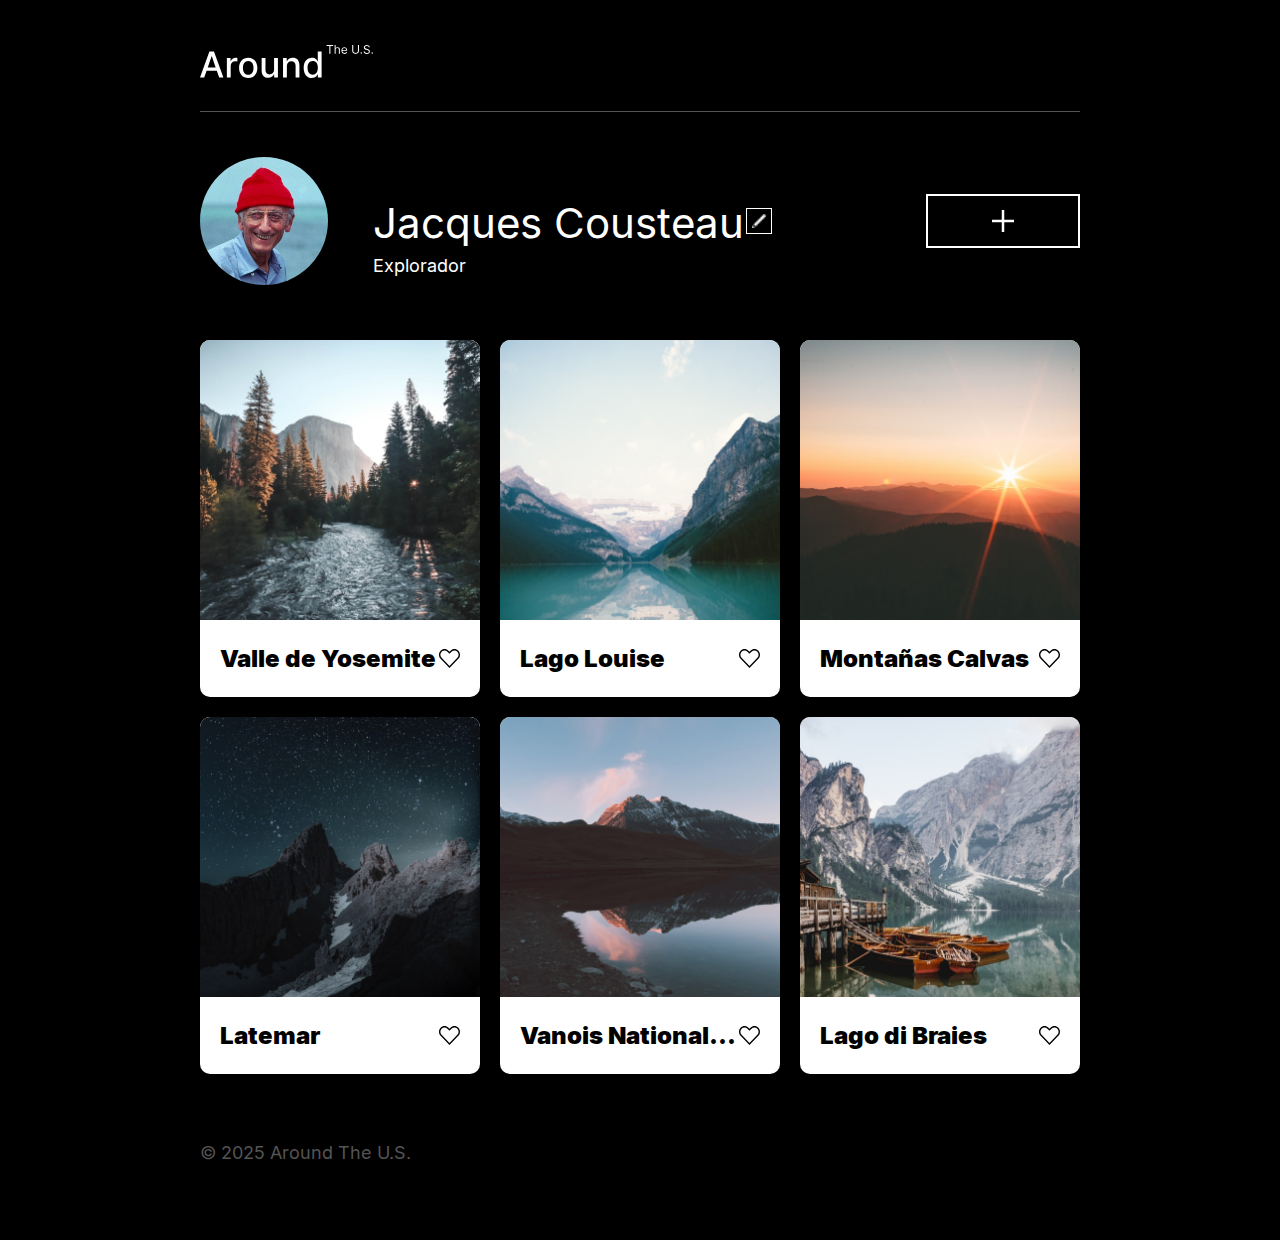
<file: index.html>
<!DOCTYPE html>
<html lang="es">
<head>
    <meta charset="UTF-8">
    <meta name="viewport" content="width=device-width, initial-scale=1.0">
    <meta name="author" content="Gerson">
    <meta name="keywords" content="responsive, custom">
    <title>Around the US</title>
    <link rel="stylesheet" href="./pages/index.css">
</head>
<body class="body">
    <div class="page">
        <header class="header">
            <img class="header__logo" src="./images/header_img.svg" alt="logo header">
        </header>
        <section class="profile">
            <img class="profile__avatar" src="./images/avatar.jpg" alt="foto de perfil">
            <div class="profile__info">
                <p class="profile__info profile__info_name">Jacques Cousteau</p>
                <p class="profile__info profile__info_explorer">Explorador</p>
            </div>
            <img class="edit-button" src="./images/edit-button.png" alt="boton de editar">
            <div class="profile__add-button">
                <img class="profile__add-button profile__add-button_img" src="./images/add-btn-img.png" alt="boton de añadir">
            </div>
        </section>
        <div class="fade"> </div>
        <form class="form">
            <img class="form__close-icon" src="./images/Close Icon.png" alt="boton de cierre">
            <h1 class="form__title">Editar Perfil</h1>
            <input class="form__input" id="name" type="text" placeholder="Nombre" required>
            <input class="form__input" id="about" type="text" placeholder="Acerca de mi" required>
            <button  class="save-button">Guardar</button>
        </form>
        <section class="elements">
            <div class="block">
                <img src="./images/elements/yosemithe.jpg" alt="lago yosemite">
                <div class="block__ftr">
                    <p>Valle de Yosemite</p>
                    <img class="block__button" src="./images/elements-icon.svg" alt="icono de corazon">
                </div>
            </div>
             <div class="block">
                <img src="./images/elements/louise.png" alt="lago louise">
                <div class="block__ftr">
                    <p>Lago Louise</p>
                    <img class="block__button" src="./images/elements-icon.svg" alt="icono de corazon">
                </div>
            </div>
             <div class="block">
                <img src="./images/elements/mtñCalvas.png" alt="montañas calvas">
                <div class="block__ftr">
                    <p>Montañas Calvas</p>
                    <img class="block__button" src="./images/elements-icon.svg" alt="icono de corazon">
                </div>
            </div>
             <div class="block">
                <img src="./images/elements/latemar.png" alt="latemar">
                <div class="block__ftr">
                    <p>Latemar</p>
                    <img class="block__button" src="./images/elements-icon.svg" alt="icono de corazon">
                </div>
            </div>
             <div class="block">
                <img src="./images/elements/vanois.png" alt="vanois national">
                <div class="block__ftr">
                    <p>Vanois National...</p>
                    <img class="block__button" src="./images/elements-icon.svg" alt="icono de corazon">
                </div>
            </div>
             <div class="block">
                <img src="./images/elements/lago di braies.png" alt="lago dibraies">
                <div class="block__ftr">
                    <p>Lago di Braies</p>
                    <img class="block__button" src="./images/elements-icon.svg" alt="icono de corazon">
                </div>
            </div>
        </section>
        <footer class="footer">© 2025 Around The U.S.</footer>
    </div>
    <script src="./scripts/index.js"></script>
</body>
</html>s
</file>
<file: pages/index.css>
@import url(../vendor/fonts.css);
@import url(../blocks/header.css);
@import url(../blocks/profile.css);
@import url(../blocks/page.css);
@import url(../blocks/elements.css);
@import url(../blocks/footer.css);
@import url(../blocks/body.css);
@import url(../blocks/form.css);
@import url(../blocks/fade.css);
@import url(../blocks/img-pop-up.css);
</file>
